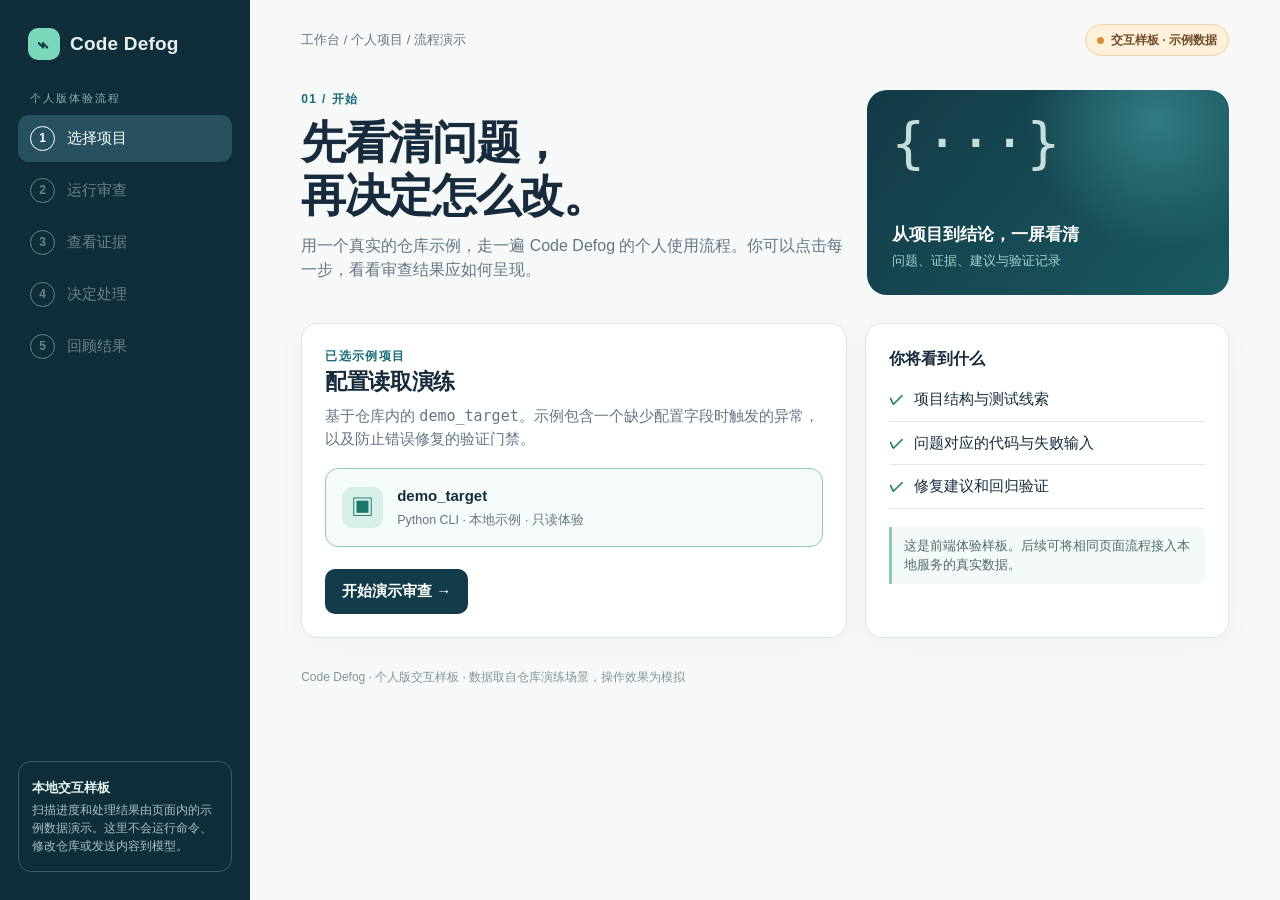
<file: web/personal-demo.html>
<!doctype html>
<html lang="zh-CN">
<head>
  <meta charset="utf-8">
  <meta name="viewport" content="width=device-width, initial-scale=1">
  <title>Code Defog · 个人版流程样板</title>
  <style>
    :root { color-scheme: light; --ink:#172b3c; --muted:#647586; --line:#dce5e8; --blue:#186c7a; --dark:#123c49; --mint:#e8f5f0; --paper:#f7f9f8; --orange:#bd6a30; --orange-bg:#fff2e7; }
    * { box-sizing:border-box; }
    body { margin:0; background:var(--paper); color:var(--ink); font:15px/1.5 "Segoe UI","Microsoft YaHei",sans-serif; }
    button,input { font:inherit; }
    button { cursor:pointer; }
    .shell { display:grid; grid-template-columns:250px minmax(0,1fr); min-height:100vh; }
    aside { background:#102e39; color:#e7f1f0; padding:28px 18px; display:flex; flex-direction:column; gap:30px; }
    .brand { display:flex; align-items:center; gap:10px; padding:0 10px; font-size:19px; font-weight:750; letter-spacing:.2px; }
    .brand-mark { width:32px; height:32px; border-radius:10px; display:grid; place-items:center; background:#7bd8bb; color:#0d3b42; font-size:21px; font-weight:900; }
    .aside-label { color:#8caeb3; text-transform:uppercase; font-size:11px; letter-spacing:2px; padding:0 12px; margin-bottom:8px; }
    .steps { display:grid; gap:5px; }
    .step { border:0; background:none; color:#b9d0d1; width:100%; display:flex; align-items:center; gap:12px; padding:11px 12px; border-radius:11px; text-align:left; }
    .step.active { background:#255160; color:white; }
    .step.done { color:#8de4c3; }
    .step:disabled { cursor:default; opacity:.52; }
    .step-num { width:25px; height:25px; flex:none; border:1px solid currentColor; border-radius:50%; display:grid; place-items:center; font-size:12px; font-weight:750; }
    .aside-bottom { margin-top:auto; padding:16px 13px; border:1px solid #3b5b65; border-radius:13px; color:#a7c2c4; font-size:12px; }
    .aside-bottom strong { display:block; color:#e8f6f1; margin-bottom:4px; font-size:13px; }
    main { min-width:0; padding:24px clamp(20px,4vw,56px) 50px; }
    .topbar { display:flex; align-items:center; justify-content:space-between; gap:12px; margin-bottom:34px; }
    .crumb { font-size:13px; color:var(--muted); }
    .demo-badge { display:inline-flex; align-items:center; gap:7px; color:#6e4b2c; background:#fff0da; border:1px solid #f0d3aa; border-radius:999px; padding:6px 11px; font-size:12px; font-weight:700; }
    .dot { width:7px; height:7px; border-radius:50%; background:#d98c3b; }
    .content { max-width:1090px; margin:auto; }
    .eyebrow { color:var(--blue); font-size:12px; letter-spacing:1.4px; font-weight:800; text-transform:uppercase; }
    h1 { font-size:clamp(30px,3.5vw,46px); line-height:1.18; letter-spacing:-1.4px; margin:8px 0 12px; }
    h2 { font-size:22px; margin:0 0 7px; letter-spacing:-.4px; }
    h3 { font-size:16px; margin:0 0 7px; }
    p { margin:0; }
    .lead { color:var(--muted); font-size:16px; max-width:700px; }
    .hero { display:grid; grid-template-columns:1.5fr 1fr; gap:22px; align-items:stretch; margin-bottom:28px; }
    .hero-art { min-height:205px; border-radius:20px; background:radial-gradient(circle at 80% 15%,#317b83,transparent 38%),linear-gradient(130deg,#123a47,#1a5a61); color:#d7efea; padding:25px; display:flex; flex-direction:column; justify-content:space-between; overflow:hidden; }
    .hero-art .symbol { font-size:56px; line-height:1; opacity:.9; font-family:Consolas,monospace; }
    .hero-art strong { font-size:17px; color:white; }
    .hero-art span { display:block; color:#a6d2ce; font-size:13px; margin-top:3px; }
    .card { background:white; border:1px solid var(--line); border-radius:17px; box-shadow:0 7px 30px rgba(24,58,65,.035); }
    .pad { padding:23px; }
    .grid { display:grid; grid-template-columns:1.2fr .8fr; gap:18px; }
    .stack { display:grid; gap:17px; }
    .muted { color:var(--muted); }
    .small { font-size:12px; }
    .project-choice { display:flex; gap:14px; align-items:center; padding:16px; border:1.5px solid #8fcabd; border-radius:13px; background:#f5fbf8; margin-top:18px; }
    .folder { width:41px; height:41px; display:grid; place-items:center; border-radius:11px; background:#d8efe8; color:#1a7668; font-size:23px; }
    .project-choice strong { display:block; }
    .project-choice small { color:var(--muted); }
    .note { border-left:3px solid #8ec9b8; padding:9px 12px; color:#516b70; background:#f3faf7; font-size:13px; border-radius:0 8px 8px 0; margin-top:18px; }
    .primary { border:0; background:var(--dark); color:white; border-radius:10px; padding:11px 17px; font-weight:700; min-height:42px; }
    .primary:hover { background:#195365; }
    .primary:disabled { opacity:.45; cursor:default; }
    .secondary { border:1px solid #bfd0d3; background:white; color:var(--dark); border-radius:10px; padding:10px 16px; font-weight:700; min-height:42px; }
    .secondary:hover { background:#f4f9f8; }
    .actions { display:flex; gap:10px; flex-wrap:wrap; align-items:center; margin-top:22px; }
    .metric-row { display:grid; grid-template-columns:repeat(3,1fr); gap:10px; margin-top:16px; }
    .metric { background:#f5f8f7; border-radius:11px; padding:13px; }
    .metric strong { display:block; font-size:23px; line-height:1.1; }
    .metric span { color:var(--muted); font-size:12px; }
    .scan-list { display:grid; gap:10px; margin-top:21px; }
    .scan-item { display:flex; align-items:center; gap:12px; border:1px solid var(--line); border-radius:12px; padding:13px 14px; color:#60727d; }
    .scan-item.complete { color:#205e58; background:#f5fbf8; border-color:#cce7dc; }
    .scan-item.current { color:#1a5969; border-color:#9bcbd0; }
    .scan-icon { width:26px; height:26px; display:grid; place-items:center; border-radius:50%; background:#eaf1f1; flex:none; }
    .scan-item.complete .scan-icon { background:#d5efe3; }
    .progress { height:9px; background:#e6efed; border-radius:99px; overflow:hidden; margin-top:24px; }
    .progress span { display:block; height:100%; width:0; background:#3caa8b; border-radius:99px; transition:width .35s; }
    .finding { display:flex; align-items:flex-start; gap:14px; padding:16px; width:100%; text-align:left; border:1px solid var(--line); border-radius:13px; background:white; margin-top:10px; }
    .finding.selected { border-color:#41998d; background:#f4faf8; box-shadow:0 0 0 2px #d9efea; }
    .finding-icon { flex:none; width:34px; height:34px; border-radius:10px; display:grid; place-items:center; font-size:17px; background:var(--orange-bg); color:var(--orange); }
    .finding strong { display:block; color:var(--ink); }
    .finding small { color:var(--muted); }
    .severity { display:inline-block; padding:3px 8px; border-radius:999px; background:var(--orange-bg); color:var(--orange); font-size:11px; font-weight:750; margin-bottom:7px; }
    .severity.info { background:#e8f1f9; color:#346886; }
    .code { background:#102b36; color:#d3e8e4; border-radius:12px; padding:17px; overflow:auto; font:13px/1.7 Consolas,monospace; margin:16px 0 0; white-space:pre; }
    .code .bad { color:#ffb98a; }
    .code .good { color:#9ce2b9; }
    .evidence-row { border-top:1px solid var(--line); padding-top:12px; margin-top:15px; display:grid; gap:5px; }
    .evidence-row code { color:#215e69; background:#eef5f5; border-radius:5px; padding:2px 5px; font-size:12px; overflow-wrap:anywhere; }
    .decision { display:grid; gap:10px; margin-top:20px; }
    .decision label { display:block; cursor:pointer; border:1.5px solid var(--line); border-radius:12px; padding:14px 16px; }
    .decision label:has(input:checked) { border-color:#48a890; background:#f3faf7; }
    .decision input { margin-right:9px; accent-color:#247a70; }
    .decision strong { display:inline; }
    .decision span { display:block; margin-left:24px; color:var(--muted); font-size:12px; }
    .summary-panel { border:1px solid #cce8db; background:var(--mint); padding:24px; border-radius:16px; margin-top:22px; }
    .checkline { display:flex; align-items:center; gap:10px; padding:10px 0; border-bottom:1px solid #dfe8e7; }
    .checkline:last-child { border-bottom:0; }
    .check-icon { color:#207b65; font-weight:800; }
    .hide { display:none !important; }
    .footer { margin-top:30px; color:#82939c; font-size:12px; }
    @media(max-width:850px) { .shell { grid-template-columns:1fr; } aside { padding:13px 18px; gap:12px; } .brand { font-size:16px; } .steps { display:flex; overflow:auto; } .step { width:auto; white-space:nowrap; } .aside-label,.aside-bottom { display:none; } main { padding:20px; } .hero,.grid { grid-template-columns:1fr; } .hero-art { min-height:150px; } }
    @media(max-width:500px) { .metric-row { grid-template-columns:1fr 1fr 1fr; } .metric { padding:10px; } .metric strong { font-size:18px; } .step { font-size:12px; gap:6px; padding:8px; } .step-num { width:21px; height:21px; } }
  </style>
</head>
<body>
  <div class="shell">
    <aside>
      <div class="brand"><div class="brand-mark">⌁</div><span>Code Defog</span></div>
      <div><div class="aside-label">个人版体验流程</div><nav class="steps" aria-label="演示步骤">
        <button class="step active" data-step="0"><span class="step-num">1</span>选择项目</button>
        <button class="step" data-step="1" disabled><span class="step-num">2</span>运行审查</button>
        <button class="step" data-step="2" disabled><span class="step-num">3</span>查看证据</button>
        <button class="step" data-step="3" disabled><span class="step-num">4</span>决定处理</button>
        <button class="step" data-step="4" disabled><span class="step-num">5</span>回顾结果</button>
      </nav></div>
      <div class="aside-bottom"><strong>本地交互样板</strong>扫描进度和处理结果由页面内的示例数据演示。这里不会运行命令、修改仓库或发送内容到模型。</div>
    </aside>
    <main><div class="topbar"><div class="crumb">工作台 / 个人项目 / 流程演示</div><div class="demo-badge"><span class="dot"></span>交互样板 · 示例数据</div></div>
      <div class="content">
        <section id="view-0">
          <div class="hero"><div><div class="eyebrow">01 / 开始</div><h1>先看清问题，<br>再决定怎么改。</h1><p class="lead">用一个真实的仓库示例，走一遍 Code Defog 的个人使用流程。你可以点击每一步，看看审查结果应如何呈现。</p></div><div class="hero-art"><div class="symbol">{···}</div><div><strong>从项目到结论，一屏看清</strong><span>问题、证据、建议与验证记录</span></div></div></div>
          <div class="grid"><div class="card pad"><div class="eyebrow">已选示例项目</div><h2>配置读取演练</h2><p class="muted">基于仓库内的 <code>demo_target</code>。示例包含一个缺少配置字段时触发的异常，以及防止错误修复的验证门禁。</p><div class="project-choice"><div class="folder">▣</div><div><strong>demo_target</strong><small>Python CLI · 本地示例 · 只读体验</small></div></div><div class="actions"><button class="primary" id="start">开始演示审查 →</button></div></div><div class="card pad"><h3>你将看到什么</h3><div class="checkline"><span class="check-icon">✓</span> 项目结构与测试线索</div><div class="checkline"><span class="check-icon">✓</span> 问题对应的代码与失败输入</div><div class="checkline"><span class="check-icon">✓</span> 修复建议和回归验证</div><div class="note">这是前端体验样板。后续可将相同页面流程接入本地服务的真实数据。</div></div></div>
        </section>
        <section id="view-1" class="hide">
          <div class="eyebrow">02 / 审查过程</div><h1>正在梳理项目</h1><p class="lead">把每个步骤展示出来，让结果可以追溯。本页的进度是演示动画。</p>
          <div class="grid" style="margin-top:26px"><div class="card pad"><h2>本次审查</h2><p class="muted">demo_target · 配置读取场景</p><div class="scan-list" id="scan-list"></div><div class="progress"><span id="progress-bar"></span></div><div class="actions"><button class="primary" id="show-findings" disabled>查看发现 →</button><span class="small muted" id="scan-status">准备中…</span></div></div><div class="card pad"><h3>审查范围</h3><div class="metric-row"><div class="metric"><strong>1</strong><span>示例项目</span></div><div class="metric"><strong>3</strong><span>检查环节</span></div><div class="metric"><strong>0</strong><span>外部调用</span></div></div><div class="note">正式产品中，这里应显示真实命令、退出码、耗时及数据来源，而不是只有动画。</div></div></div>
        </section>
        <section id="view-2" class="hide">
          <div class="eyebrow">03 / 审查发现</div><h1>发现 1 个需要处理的问题</h1><p class="lead">先看证据，再看建议。点击左侧条目可以切换查看。</p>
          <div class="grid" style="margin-top:26px"><div class="card pad"><h2>问题清单</h2><button class="finding selected" id="finding-main"><span class="finding-icon">!</span><span><span class="severity">需要修复</span><strong>缺少 projects 字段时，读取配置失败</strong><small>demo_target/cli.py · 配置解析</small></span></button><button class="finding" id="finding-guard"><span class="finding-icon" style="background:#e8f1f9;color:#346886">✓</span><span><span class="severity info">回归保护</span><strong>required_field 的校验不能被绕过</strong><small>demo_target/quality_gate.py · 验证条件</small></span></button><div class="actions"><button class="primary" id="to-decision">查看处理方案 →</button></div></div><div class="card pad" id="evidence-main"><div class="severity">问题证据</div><h2>失败发生在哪里</h2><p class="muted">示例输入 <code>no_projects.json</code> 有必需字段，但没有 <code>projects</code>。直接按键读取会触发异常。</p><pre class="code"># demo_target/cli.py
return {
  <span class="bad">"projects": config["projects"],</span>
  "required_field": config["required_field"],
}</pre><div class="evidence-row"><strong>预期</strong><span class="muted">未配置项目时返回空列表，CLI 正常退出。</span><strong>实际</strong><span class="muted">抛出 <code>KeyError: 'projects'</code>，CLI 退出码为 1。</span></div></div><div class="card pad hide" id="evidence-guard"><div class="severity info">回归证据</div><h2>不能把验证一并放宽</h2><p class="muted">如果修复时给 <code>required_field</code> 也填入默认值，缺失必需字段的配置就可能被错误接受。</p><pre class="code"># 应保留的规则
if not config["required_field"]:
  raise ConfigError(...)

<span class="good">缺少 required_field → 验证失败</span></pre><div class="evidence-row"><strong>验证门禁</strong><span class="muted">同时检查“缺少 projects 可正常处理”和“缺少 required_field 必须报错”。</span></div></div></div>
        </section>
        <section id="view-3" class="hide">
          <div class="eyebrow">04 / 由你决定</div><h1>建议这样修复</h1><p class="lead">个人版先让你看懂改动和影响，再决定是否执行。此处的选择仅改变演示结果。</p>
          <div class="grid" style="margin-top:26px"><div class="card pad"><div class="severity">待确认方案</div><h2>只给可选字段设置默认值</h2><p class="muted">让 <code>projects</code> 缺失时成为空列表；保留 <code>required_field</code> 的必填验证。</p><pre class="code"><span class="bad">- "projects": config["projects"],</span>
<span class="good">+ "projects": config.get("projects", []),</span>
  "required_field": config["required_field"],</pre><div class="decision"><label><input type="radio" name="choice" value="approve" checked><strong>模拟接受方案并运行验证</strong><span>展示修复后如何通过质量门禁；不会改动文件。</span></label><label><input type="radio" name="choice" value="defer"><strong>暂时保留问题</strong><span>展示未处理的问题如何留在个人待办中。</span></label></div><div class="actions"><button class="primary" id="finish">确认演示选择 →</button></div></div><div class="card pad"><h3>验证时应该检查</h3><div class="checkline"><span class="check-icon">01</span> 缺少 projects 时正常返回空列表</div><div class="checkline"><span class="check-icon">02</span> 缺少 required_field 时仍报错</div><div class="checkline"><span class="check-icon">03</span> 正常配置仍能列出项目</div><div class="note">真实修复需要在隔离副本中执行、记录 diff 与测试输出，并由你确认后再应用到项目。</div></div></div>
        </section>
        <section id="view-4" class="hide">
          <div class="eyebrow">05 / 本次回顾</div><h1 id="result-title">流程已完成</h1><p class="lead" id="result-lead"></p><div class="summary-panel"><h2 id="result-card-title"></h2><p id="result-card-copy" class="muted"></p></div>
          <div class="grid" style="margin-top:18px"><div class="card pad"><h3>你刚刚走过的流程</h3><div class="checkline"><span class="check-icon">✓</span> 选择本地示例项目</div><div class="checkline"><span class="check-icon">✓</span> 查看审查步骤</div><div class="checkline"><span class="check-icon">✓</span> 核对代码和失败输入</div><div class="checkline"><span class="check-icon">✓</span> 对处理方案作出选择</div></div><div class="card pad"><h3>正式版需要接入</h3><p class="muted">本地服务的真实项目、Review Run、Case 证据、沙箱 diff 和质量门禁结果。样板页没有写入这些数据。</p><div class="actions"><button class="secondary" id="restart">重新体验 ↺</button></div></div></div>
        </section>
        <div class="footer">Code Defog · 个人版交互样板 · 数据取自仓库演练场景，操作效果为模拟</div>
      </div>
    </main>
  </div>
  <script>
    const steps = [...document.querySelectorAll('.step')];
    const views = [...Array(5)].map((_, i) => document.getElementById(`view-${i}`));
    let unlocked = 0;
    let scanTimer = null;
    function show(step) {
      if (step > unlocked) return;
      views.forEach((view, i) => view.classList.toggle('hide', i !== step));
      steps.forEach((button, i) => {
        button.disabled = i > unlocked;
        button.classList.toggle('active', i === step);
        button.classList.toggle('done', i < step);
      });
      window.scrollTo({top:0, behavior:'smooth'});
    }
    function unlock(step) { unlocked = Math.max(unlocked, step); show(step); }
    steps.forEach(button => button.addEventListener('click', () => show(Number(button.dataset.step))));
    const scanNames = ['读取项目结构', '检查测试与异常线索', '整理证据和处理建议'];
    const scanList = document.getElementById('scan-list');
    function renderScan(done) {
      scanList.replaceChildren(...scanNames.map((name, i) => {
        const row = document.createElement('div');
        row.className = `scan-item ${i < done ? 'complete' : i === done ? 'current' : ''}`;
        const icon = document.createElement('span'); icon.className = 'scan-icon'; icon.textContent = i < done ? '✓' : i === done ? '◌' : '·';
        const label = document.createElement('span'); label.textContent = name;
        row.append(icon, label); return row;
      }));
      document.getElementById('progress-bar').style.width = `${Math.round(done / 3 * 100)}%`;
      document.getElementById('scan-status').textContent = done === 3 ? '演示审查已完成' : `步骤 ${done + 1} / 3`;
    }
    document.getElementById('start').addEventListener('click', () => {
      clearInterval(scanTimer); renderScan(0); document.getElementById('show-findings').disabled = true; unlock(1);
      let done = 0;
      scanTimer = setInterval(() => {
        done += 1; renderScan(done);
        if (done === 3) { clearInterval(scanTimer); document.getElementById('show-findings').disabled = false; }
      }, 800);
    });
    document.getElementById('show-findings').addEventListener('click', () => unlock(2));
    for (const kind of ['main','guard']) {
      document.getElementById(`finding-${kind}`).addEventListener('click', () => {
        for (const option of ['main','guard']) {
          document.getElementById(`finding-${option}`).classList.toggle('selected', option === kind);
          document.getElementById(`evidence-${option}`).classList.toggle('hide', option !== kind);
        }
      });
    }
    document.getElementById('to-decision').addEventListener('click', () => unlock(3));
    document.getElementById('finish').addEventListener('click', () => {
      const approve = document.querySelector('input[name="choice"]:checked').value === 'approve';
      document.getElementById('result-title').textContent = approve ? '已模拟完成修复与验证' : '问题已留待后续处理';
      document.getElementById('result-lead').textContent = approve ? '示例演示了正确修复应通过的三项检查。页面没有实际修改代码或运行测试。' : '保留证据和建议，等你准备好时再处理。页面没有修改项目。';
      document.getElementById('result-card-title').textContent = approve ? '演示结果：质量门禁通过' : '演示结果：待办保留 1 项';
      document.getElementById('result-card-copy').textContent = approve ? '缺少 projects 可正常处理；required_field 必填规则仍有效；正常配置保持可用。这是样板结果，并非本次真实测试输出。' : '问题“缺少 projects 字段时配置读取失败”仍需修复。正式版应在这里保留 Case、证据和后续提醒。';
      unlock(4);
    });
    document.getElementById('restart').addEventListener('click', () => { clearInterval(scanTimer); unlocked = 0; show(0); });
    renderScan(0);
  </script>
</body>
</html>
</file>
